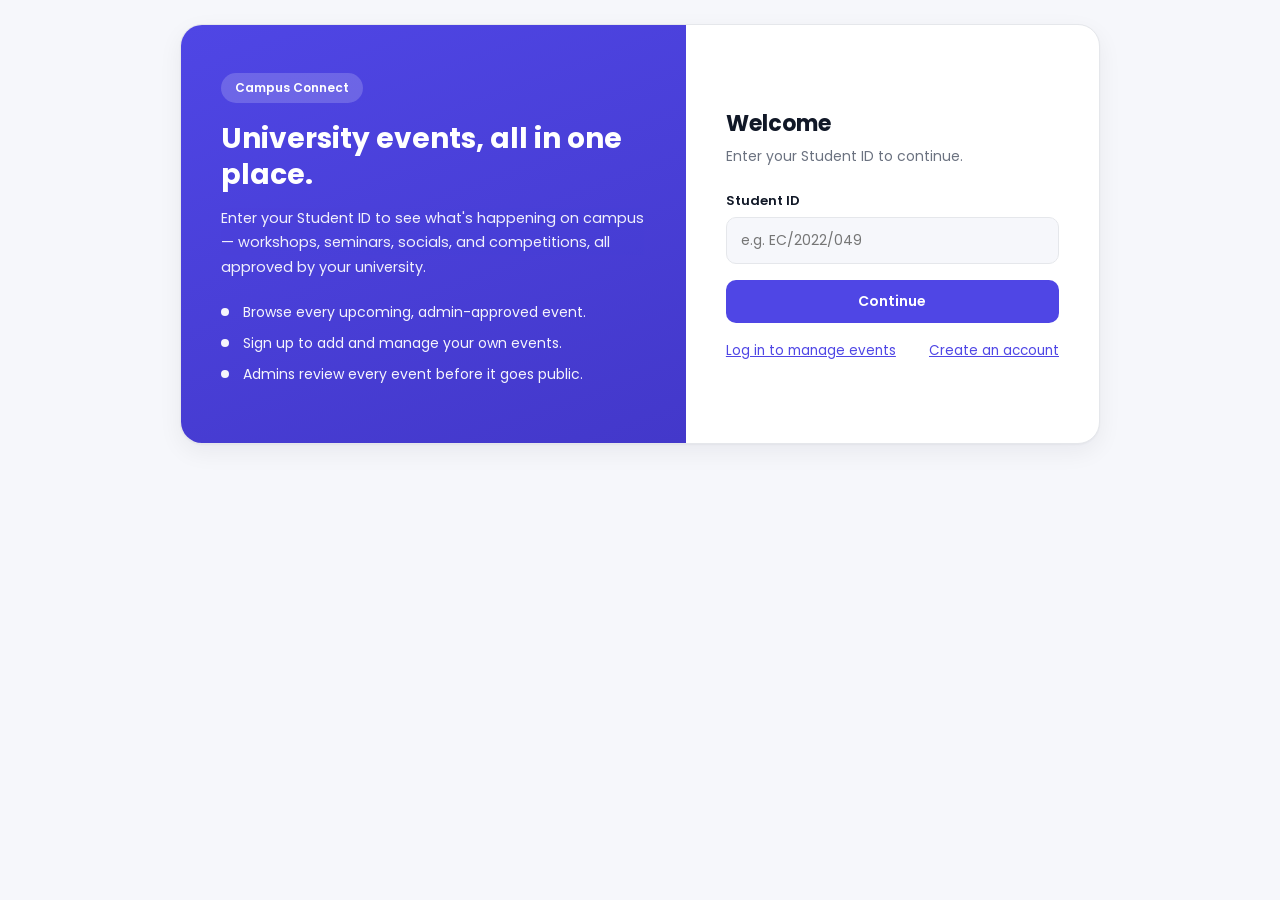
<file: frontend/html/index.html>
<!DOCTYPE html>
<html lang="en">
<head>
  <meta charset="UTF-8">
  <meta name="viewport" content="width=device-width, initial-scale=1.0">
  <title>Campus Connect — University Events</title>
  <link href="https://fonts.googleapis.com/css2?family=Poppins:wght@300;400;500;600;700&display=swap" rel="stylesheet">
  <link rel="stylesheet" href="../css/theme.css">
  <link rel="stylesheet" href="../css/index.css">
</head>
<body>

  <div class="gate-wrap">  
    <div class="gate-intro">
      <span class="pill">Campus Connect</span>
      <h1>University events, all in one place.</h1>
      <p>Enter your Student ID to see what's happening on campus — workshops, seminars, socials, and competitions, all approved by your university.</p>
      <ul>
        <li>Browse every upcoming, admin-approved event.</li>
        <li>Sign up to add and manage your own events.</li>
        <li>Admins review every event before it goes public.</li>
      </ul>
    </div>

    <div class="gate-form">
      <h2>Welcome</h2>
      <p class="sub">Enter your Student ID to continue.</p>
      <div id="formMsg" class="form-msg"></div>
      <form id="gateForm">
        <div class="form-row">
          <label for="studentId">Student ID</label>
          <input id="studentId" name="studentId" type="text" placeholder="e.g. EC/2022/049" pattern="[A-Za-z]{2,5}/[0-9]{4}/[0-9]{3}" required />
        </div>
        <button type="submit" class="btn" style="width:100%">Continue</button>
      </form>
      <div class="gate-links">
        <a href="login.html">Log in to manage events</a>
        <a href="signup.html">Create an account</a>
      </div>
    </div>
  </div>

  <script src="../js/api.js"></script>
  <script src="../js/index.js"></script>
</body>
</html>
</file>
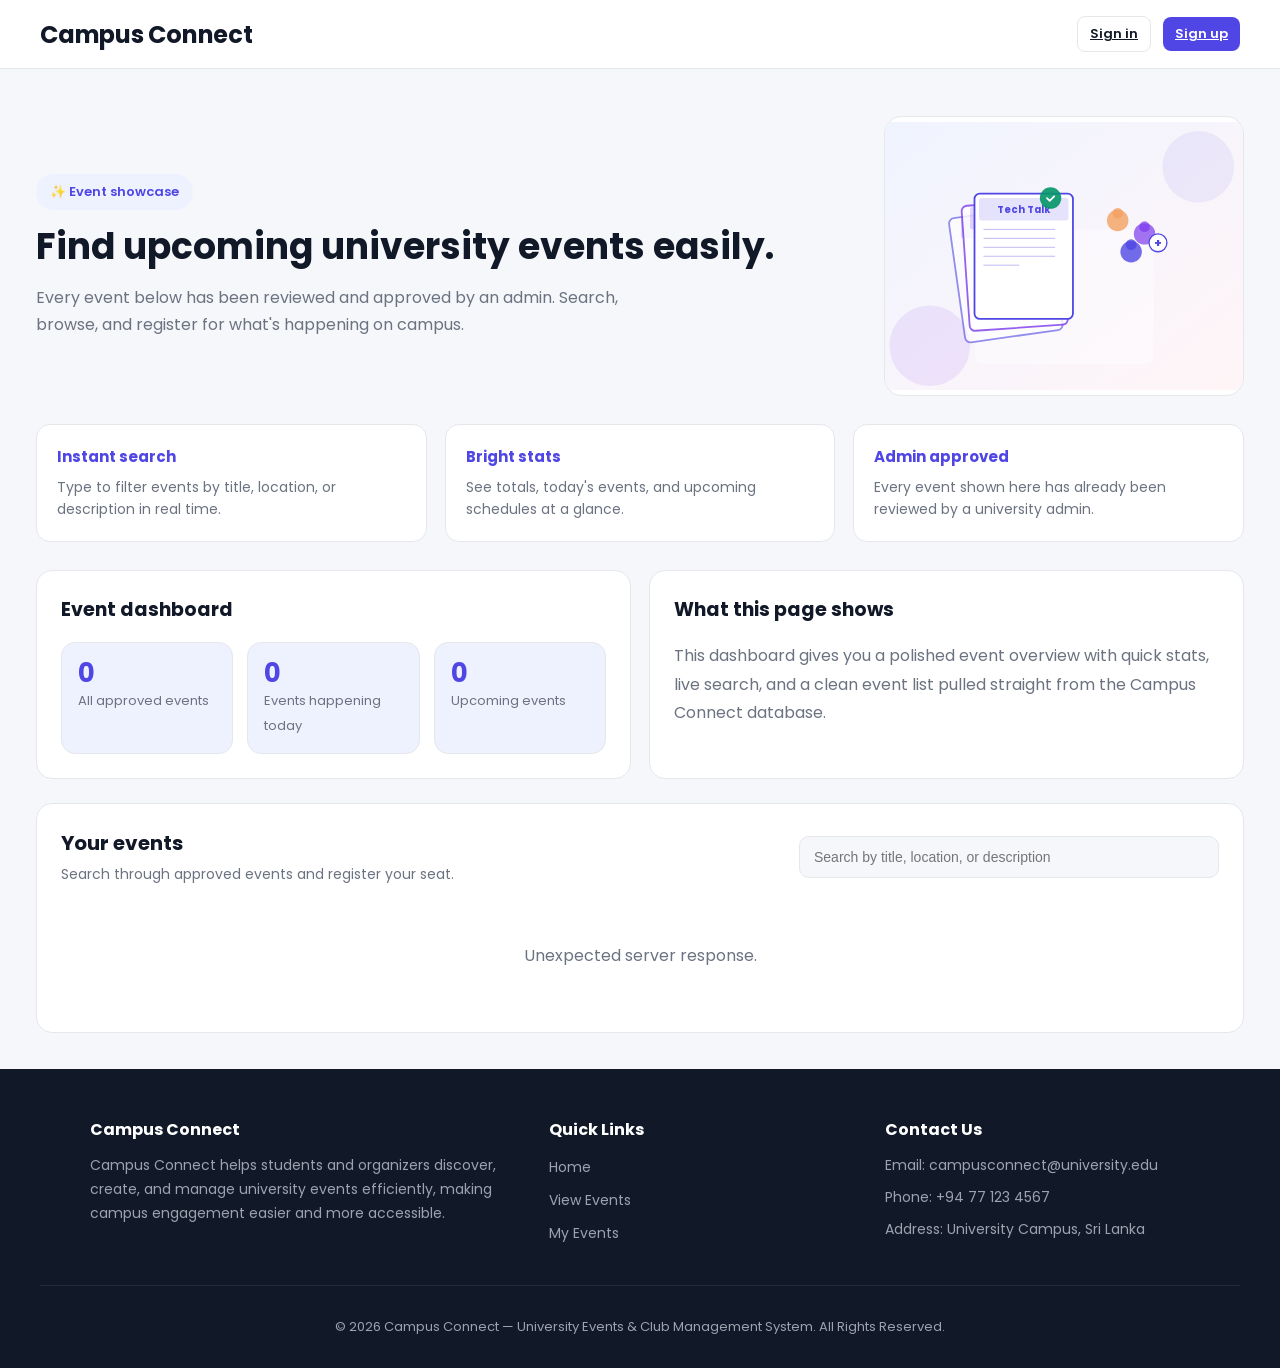
<file: frontend/html/showevents.html>
<!DOCTYPE html>
<html lang="en">
<head>
  <meta charset="UTF-8" />
  <meta name="viewport" content="width=device-width, initial-scale=1.0" />
  <title>Upcoming Events — Campus Connect</title>
  <link href="https://fonts.googleapis.com/css2?family=Poppins:wght@300;400;500;600;700&display=swap" rel="stylesheet">
  <link rel="stylesheet" href="../css/theme.css">
  <link rel="stylesheet" href="../css/showevents.css">
</head>
<body>

<nav class="navbar">
    
    <a href="showevents.html" class="logo">Campus Connect</a>
    <div class="nav-buttons" id="navAuthArea">
    </div>
</nav>

  <section class="hero">
    <div class="hero-text">
      <div class="hero-tag">✨ Event showcase</div>
      <h1>Find upcoming university events easily.</h1>
      <p>Every event below has been reviewed and approved by an admin. Search, browse, and register for what's happening on campus.</p>
    </div>
    <div class="hero-visual">
      <svg viewBox="0 0 400 300" xmlns="http://www.w3.org/2000/svg" aria-hidden="true">
        <defs>
          <linearGradient id="eventBg" x1="0%" y1="0%" x2="100%" y2="100%">
            <stop offset="0%" style="stop-color:#f0f4ff" />
            <stop offset="100%" style="stop-color:#fff5f7" />
          </linearGradient>
        </defs>
        <rect width="400" height="300" fill="url(#eventBg)" />
        <circle cx="350" cy="50" r="40" fill="#4f46e5" opacity="0.08" />
        <circle cx="50" cy="250" r="45" fill="#7c3aed" opacity="0.1" />
        <rect x="100" y="120" width="200" height="150" rx="8" fill="#ffffff" opacity="0.4" />
        <g>
          <rect x="80" y="100" width="110" height="140" rx="6" fill="#ffffff" stroke="#4f46e5" stroke-width="2" opacity="0.6" transform="rotate(-8 135 170)" />
          <rect x="85" y="105" width="100" height="25" fill="#4f46e5" opacity="0.2" rx="3" />
          <text x="135" y="122" font-family="Poppins, sans-serif" font-size="10" font-weight="600" text-anchor="middle" fill="#4f46e5">Workshop</text>
          <rect x="90" y="90" width="110" height="140" rx="6" fill="#ffffff" stroke="#7c3aed" stroke-width="2" opacity="0.8" transform="rotate(-4 145 160)" />
          <rect x="95" y="95" width="100" height="25" fill="#7c3aed" opacity="0.2" rx="3" />
          <text x="145" y="112" font-family="Poppins, sans-serif" font-size="10" font-weight="600" text-anchor="middle" fill="#7c3aed">Hackathon</text>
          <line x1="100" y1="130" x2="180" y2="130" stroke="#7c3aed" stroke-width="1" opacity="0.3" />
          <line x1="100" y1="140" x2="180" y2="140" stroke="#7c3aed" stroke-width="1" opacity="0.3" />
          <line x1="100" y1="150" x2="180" y2="150" stroke="#7c3aed" stroke-width="1" opacity="0.3" />
          <rect x="100" y="80" width="110" height="140" rx="6" fill="#ffffff" stroke="#4f46e5" stroke-width="2" />
          <rect x="105" y="85" width="100" height="25" fill="#4f46e5" opacity="0.15" rx="3" />
          <text x="155" y="102" font-family="Poppins, sans-serif" font-size="11" font-weight="700" text-anchor="middle" fill="#4f46e5">Tech Talk</text>
          <line x1="110" y1="120" x2="190" y2="120" stroke="#4f46e5" stroke-width="1" opacity="0.4" />
          <line x1="110" y1="130" x2="190" y2="130" stroke="#4f46e5" stroke-width="1" opacity="0.4" />
          <line x1="110" y1="140" x2="190" y2="140" stroke="#4f46e5" stroke-width="1" opacity="0.4" />
          <line x1="110" y1="150" x2="190" y2="150" stroke="#4f46e5" stroke-width="1" opacity="0.4" />
          <line x1="110" y1="160" x2="150" y2="160" stroke="#4f46e5" stroke-width="1" opacity="0.4" />
          <circle cx="185" cy="85" r="12" fill="#059669" opacity="0.9" />
          <path d="M 181 85 L 184 88 L 189 83" stroke="#ffffff" stroke-width="2" fill="none" stroke-linecap="round" stroke-linejoin="round" />
        </g>
        <g transform="translate(260, 110)">
          <circle cx="0" cy="0" r="12" fill="#f4a261" opacity="0.8" />
          <circle cx="0" cy="-8" r="6" fill="#f4a261" opacity="0.8" />
          <circle cx="30" cy="15" r="12" fill="#7c3aed" opacity="0.7" />
          <circle cx="30" cy="7" r="6" fill="#7c3aed" opacity="0.7" />
          <circle cx="15" cy="35" r="12" fill="#4f46e5" opacity="0.8" />
          <circle cx="15" cy="27" r="6" fill="#4f46e5" opacity="0.8" />
          <circle cx="45" cy="25" r="10" fill="#ffffff" stroke="#4f46e5" stroke-width="1.5" />
          <text x="45" y="30" font-family="Poppins, sans-serif" font-size="14" font-weight="700" text-anchor="middle" fill="#4f46e5">+</text>
        </g>
      </svg>
    </div>
  </section>
  <div class="feature-row">
    <article class="small-card">
      <h3>Instant search</h3>
      <p>Type to filter events by title, location, or description in real time.</p>
    </article>
    <article class="small-card">
      <h3>Bright stats</h3>
      <p>See totals, today's events, and upcoming schedules at a glance.</p>
    </article>
    <article class="small-card">
      <h3>Admin approved</h3>
      <p>Every event shown here has already been reviewed by a university admin.</p>
    </article>
  </div>
  <div class="content">
    <section class="card">
      <h2>Event dashboard</h2>
      <div class="event-counts">
        <div class="count-card"><strong id="totalCount">0</strong><span>All approved events</span></div>
        <div class="count-card"><strong id="todayCount">0</strong><span>Events happening today</span></div>
        <div class="count-card"><strong id="upcomingCount">0</strong><span>Upcoming events</span></div>
      </div>
    </section>
    <section class="card">
      <h2>What this page shows</h2>
      <p style="margin:0;color:var(--muted);line-height:1.8;">This dashboard gives you a polished event overview with quick stats, live search, and a clean event list pulled straight from the Campus Connect database.</p>
    </section>
  </div>
  <section class="card events-section">
    <div class="event-header">
      <div>
        <h2>Your events</h2>
        <p>Search through approved events and register your seat.</p>
      </div>
      <div class="search-row">
        <input id="searchInput" type="search" placeholder="Search by title, location, or description">
      </div>
    </div>
    <div id="eventsList" class="events-list"><div class="empty-state">Loading events…</div></div>
  </section>

  <script src="../js/api.js"></script>
  <script src="../js/showevents.js"></script>

<footer class="footer">
    <div class="footer-container">
        <div class="footer-section">
            <h3>Campus Connect</h3>
            <p>Campus Connect helps students and organizers discover, create, and manage university events efficiently, making campus engagement easier and more accessible.</p>
        </div>
        <div class="footer-section">
            <h3>Quick Links</h3>
            <ul>
                <li><a href="index.html">Home</a></li>
                <li><a href="showevents.html">View Events</a></li>
                <li><a href="event.html">My Events</a></li>
            </ul>
        </div>
        <div class="footer-section">
            <h3>Contact Us</h3>
            <p>Email: campusconnect@university.edu</p>
            <p>Phone: +94 77 123 4567</p>
            <p>Address: University Campus, Sri Lanka</p>
        </div>
    </div>
    <div class="footer-bottom">
        <p>&copy; 2026 Campus Connect — University Events &amp; Club Management System. All Rights Reserved.</p>
    </div>
</footer>

</body>
</html>
</file>
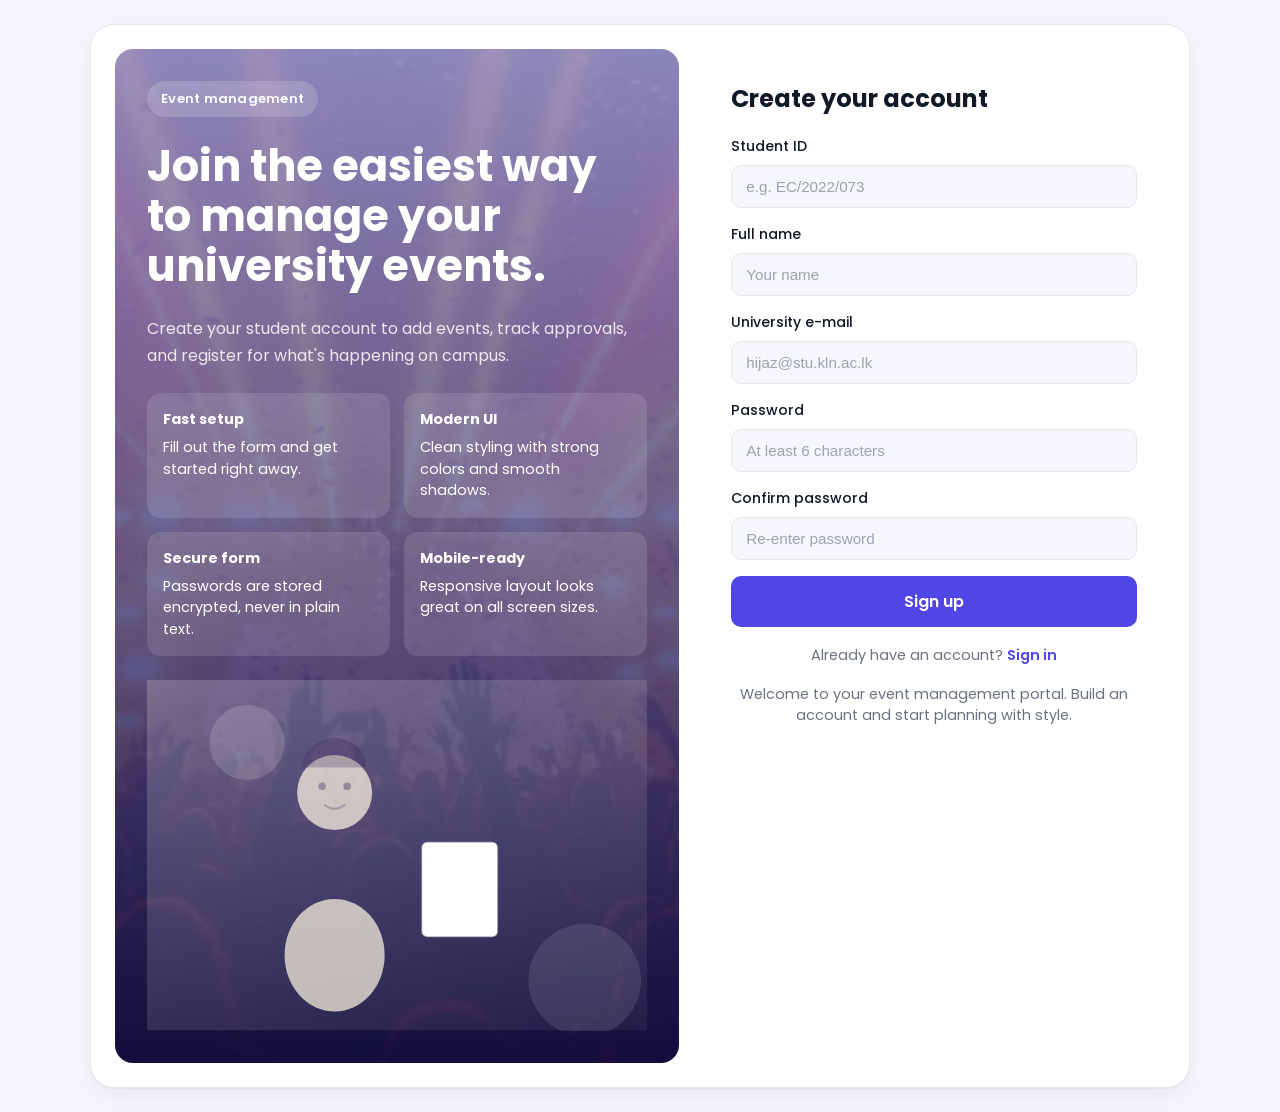
<file: frontend/html/signup.html>
<!DOCTYPE html>
<html lang="en">
<head>
  <meta charset="utf-8" />
  <meta name="viewport" content="width=device-width, initial-scale=1" />
  <title>Sign Up — Campus Connect</title>
  <link href="https://fonts.googleapis.com/css2?family=Poppins:wght@300;400;500;600;700&display=swap" rel="stylesheet">
  <link rel="stylesheet" href="../css/theme.css">
  <link rel="stylesheet" href="../css/signup.css">
</head>
<body>
  <main class="page">
    <section class="hero">
      <span class="pill">Event management</span>
      <h1>Join the easiest way to manage your university events.</h1>
      <p>Create your student account to add events, track approvals, and register for what's happening on campus.</p>
      <div class="hero-features">
        <div class="feature-card"><strong>Fast setup</strong> Fill out the form and get started right away.</div>
        <div class="feature-card"><strong>Modern UI</strong> Clean styling with strong colors and smooth shadows.</div>
        <div class="feature-card"><strong>Secure form</strong> Passwords are stored encrypted, never in plain text.</div>
        <div class="feature-card"><strong>Mobile-ready</strong> Responsive layout looks great on all screen sizes.</div>
      </div>
      <svg class="hero-svg" viewBox="0 0 400 280" xmlns="http://www.w3.org/2000/svg" aria-hidden="true">
        <defs>
          <linearGradient id="signupGrad" x1="0%" y1="0%" x2="100%" y2="100%">
            <stop offset="0%" style="stop-color:rgba(255,255,255,0.2)" />
            <stop offset="100%" style="stop-color:rgba(255,255,255,0.05)" />
          </linearGradient>
        </defs>
        <rect width="400" height="280" fill="url(#signupGrad)" />
        <circle cx="80" cy="50" r="30" fill="#ffffff" opacity="0.15" />
        <circle cx="350" cy="240" r="45" fill="#ffffff" opacity="0.1" />
        <ellipse cx="150" cy="220" rx="40" ry="45" fill="#fff9e6" opacity="0.7" />
        <circle cx="150" cy="90" r="30" fill="#fff9e6" opacity="0.7" />
        <path d="M 125 70 Q 125 50 150 46 Q 175 50 175 70 Z" fill="#2d1b4e" opacity="0.25" />
        <circle cx="140" cy="85" r="3" fill="#2d1b4e" opacity="0.35" />
        <circle cx="160" cy="85" r="3" fill="#2d1b4e" opacity="0.35" />
        <path d="M 142 100 Q 150 106 158 100" stroke="#2d1b4e" stroke-width="1.5" fill="none" stroke-linecap="round" opacity="0.25" />
        <g transform="translate(220, 130)">
          <rect x="0" y="0" width="60" height="75" rx="4" fill="#ffffff" stroke="rgba(255,255,255,0.4)" stroke-width="1.5" />
          <rect x="3" y="3" width="54" height="15" fill="rgba(255,255,255,0.25)" rx="2" />
          <line x1="7" y1="25" x2="53" y2="25" stroke="#ffffff" stroke-width="1" opacity="0.35" />
          <line x1="7" y1="35" x2="53" y2="35" stroke="#ffffff" stroke-width="1" opacity="0.35" />
          <line x1="7" y1="45" x2="53" y2="45" stroke="#ffffff" stroke-width="1" opacity="0.35" />
          <line x1="7" y1="55" x2="40" y2="55" stroke="#ffffff" stroke-width="1" opacity="0.35" />
          <path d="M 7 20 L 10 23 L 14 17" stroke="#ffffff" stroke-width="1.5" fill="none" stroke-linecap="round" stroke-linejoin="round" opacity="0.5" />
        </g>
      </svg>
    </section>
    <section class="form-card">
      <h2>Create your account</h2>
      <div id="formMsg" class="form-msg"></div>
      <form id="signupForm">
        <div class="form-row">
          <label for="studentId">Student ID</label>
          <input id="studentId" name="studentId" type="text" placeholder="e.g. EC/2022/073" pattern="[A-Za-z]{2,5}/[0-9]{4}/[0-9]{3}" required />
        </div>
        <div class="form-row">
          <label for="name">Full name</label>
          <input id="name" name="name" type="text" placeholder="Your name" required />
        </div>
        <div class="form-row">
          <label for="email">University e-mail</label>
          <input id="email" name="email" type="email" placeholder="hijaz@stu.kln.ac.lk" pattern="[A-Za-z0-9._%+\-]+@stu\.kln\.ac\.lk" required />
        </div>
        <div class="form-row">
          <label for="password">Password</label>
          <input id="password" name="password" type="password" placeholder="At least 6 characters" required />
        </div>
        <div class="form-row">
          <label for="confirm">Confirm password</label>
          <input id="confirm" name="confirm" type="password" placeholder="Re-enter password" required />
        </div>
        <button type="submit" class="btn" id="signupBtn">Sign up</button>
      </form>
      <p class="hint">Already have an account? <a href="login.html">Sign in</a></p>
      <p class="hint" >Welcome to your event management portal. Build an account and start planning with style.</p>
    </section>
  </main>
  <script src="../js/api.js"></script>
  <script src="../js/signup.js"></script>
</body>
</html>
</file>
<file: frontend/css/theme.css>
/* ============================================================
   Campus Connect — shared modern theme
   Loaded on every page, before the page-specific stylesheet so
   page CSS can still override anything it needs to.
   ============================================================ */

:root {
  --bg: #f6f7fb;
  --surface: #ffffff;
  --surface-strong: #f1f2f8;
  --border: #e5e7eb;
  --text: #111827;
  --muted: #6b7280;
  --accent: #4f46e5;
  --accent-2: #4338ca;
  --accent-soft: #eef2ff;
  --success: #16a34a;
  --success-soft: #dcfce7;
  --warning: #b45309;
  --warning-soft: #fef3c7;
  --danger: #dc2626;
  --danger-soft: #fee2e2;
  --radius: 14px;
  --shadow: 0 1px 2px rgba(16, 24, 40, 0.04), 0 8px 24px rgba(16, 24, 40, 0.06);
}

* { box-sizing: border-box; }

html, body {
  margin: 0;
  min-height: 100%;
  font-family: 'Poppins', system-ui, -apple-system, BlinkMacSystemFont, 'Segoe UI', sans-serif;
  color: var(--text);
  background: var(--bg);
}

a { color: var(--accent); }

/* ===== Navigation Bar ===== */
.navbar {
  position: fixed;
  top: 0;
  left: 0;
  right: 0;
  width: 100%;
  display: flex;
  justify-content: space-between;
  align-items: center;
  padding: 16px 40px;
  box-sizing: border-box;
  background: var(--surface);
  border-bottom: 1px solid var(--border);
  z-index: 1000;
}

.navbar .logo {
  color: var(--text);
  font-size: 1.5rem;
  font-weight: 700;
  letter-spacing: -0.01em;
  text-decoration: none;
}

.nav-buttons {
  display: flex;
  align-items: center;
  gap: 12px;
  flex-wrap: wrap;
}

.nav-user {
  font-size: 13px;
  color: var(--muted);
  margin-right: 4px;
}

@media (max-width: 768px) {
  .navbar { flex-direction: column; gap: 12px; padding: 14px; }
  .nav-buttons { width: 100%; justify-content: center; }
}

/* ===== Buttons ===== */
.btn {
  display: inline-block;
  padding: 11px 18px;
  border-radius: 10px;
  border: none;
  cursor: pointer;
  color: #ffffff;
  background: var(--accent);
  font-weight: 600;
  font-size: 14px;
  font-family: inherit;
  transition: background-color 0.15s ease, transform 0.15s ease;
}

.btn:hover { background: var(--accent-2); transform: translateY(-1px); }
.btn:disabled { opacity: 0.6; cursor: not-allowed; transform: none; }

.btn-outline {
  background: var(--surface);
  color: var(--text);
  border: 1px solid var(--border);
}
.btn-outline:hover { background: var(--bg); }

.btn-danger { background: var(--danger); }
.btn-danger:hover { background: #b91c1c; }

.btn-success { background: var(--success); }
.btn-success:hover { background: #15803d; }

.btn-sm { padding: 7px 12px; font-size: 13px; border-radius: 8px; }

/* ===== Status badges ===== */
.badge {
  display: inline-flex;
  align-items: center;
  gap: 6px;
  padding: 4px 12px;
  border-radius: 999px;
  font-size: 12px;
  font-weight: 600;
  text-transform: capitalize;
}
.badge-pending  { background: var(--warning-soft); color: var(--warning); }
.badge-approved { background: var(--success-soft); color: var(--success); }
.badge-rejected { background: var(--danger-soft); color: var(--danger); }

/* ===== Inline form messages (replace alert()) ===== */
.form-msg {
  display: none;
  padding: 11px 14px;
  border-radius: 10px;
  font-size: 14px;
  margin-bottom: 14px;
  line-height: 1.5;
}
.form-msg.show { display: block; }
.form-msg.error   { background: var(--danger-soft);  color: var(--danger); }
.form-msg.success { background: var(--success-soft); color: var(--success); }

/* ===== Generic empty state ===== */
.empty-state {
  padding: 40px 20px;
  text-align: center;
  color: var(--muted);
}

/* ===== Footer ===== */
.footer {
  width: 100%;
  margin-top: auto;
  background: #111827;
  color: #e5e7eb;
  padding: 48px 40px 0;
}

.footer-container {
  max-width: 1100px;
  margin: 0 auto;
  display: grid;
  grid-template-columns: 1.4fr 1fr 1fr;
  gap: 32px;
  padding-bottom: 32px;
}

.footer-section h3 {
  color: #ffffff;
  margin: 0 0 12px;
  font-size: 16px;
}

.footer-section p { color: #9ca3af; line-height: 1.7; font-size: 14px; margin: 0 0 8px; }

.footer-section ul { list-style: none; padding: 0; margin: 0; }
.footer-section ul li { margin-bottom: 8px; }
.footer-section ul li a { color: #9ca3af; text-decoration: none; font-size: 14px; }
.footer-section ul li a:hover { color: #ffffff; }

.footer-bottom {
  border-top: 1px solid rgba(255,255,255,0.08);
  text-align: center;
  padding: 18px 0;
  font-size: 13px;
  color: #9ca3af;
}

@media (max-width: 768px) {
  .footer-container { grid-template-columns: 1fr; }
}
</file>
<file: frontend/css/index.css>
body {
  display: flex;
  align-items: center;
  justify-content: center;
  padding: 24px;
}

.gate-wrap {
  width: 100%;
  max-width: 920px;
  display: grid;
  grid-template-columns: 1.1fr 0.9fr;
  gap: 0;
  background: var(--surface);
  border: 1px solid var(--border);
  border-radius: 22px;
  overflow: hidden;
  box-shadow: var(--shadow);
}

.gate-intro {
  background: linear-gradient(160deg, var(--accent) 0%, var(--accent-2) 100%);
  color: #fff;
  padding: 48px 40px;
  display: flex;
  flex-direction: column;
  justify-content: center;
}

.gate-intro .pill {
  display: inline-block;
  align-self: flex-start;
  background: rgba(255,255,255,0.18);
  padding: 6px 14px;
  border-radius: 999px;
  font-size: 12px;
  font-weight: 600;
  margin-bottom: 18px;
}

.gate-intro h1 {
  font-size: 28px;
  margin: 0 0 12px;
  line-height: 1.3;
}

.gate-intro p {
  opacity: 0.92;
  line-height: 1.7;
  margin: 0 0 22px;
  font-size: 14.5px;
}

.gate-intro ul {
  list-style: none;
  padding: 0;
  margin: 0;
  font-size: 14px;
  opacity: 0.95;
}
.gate-intro ul li { margin-bottom: 10px; padding-left: 22px; position: relative; }
.gate-intro ul li::before {
  content: '';
  position: absolute;
  left: 0; top: 6px;
  width: 8px; height: 8px;
  border-radius: 50%;
  background: #fff;
}

.gate-form {
  padding: 48px 40px;
  display: flex;
  flex-direction: column;
  justify-content: center;
}

.gate-form h2 { margin: 0 0 6px; font-size: 22px; }
.gate-form .sub { color: var(--muted); font-size: 14px; margin: 0 0 24px; }

.form-row { margin-bottom: 16px; }
.form-row label { display: block; font-size: 13px; font-weight: 600; margin-bottom: 6px; color: var(--text); }
.form-row input {
  width: 100%;
  padding: 12px 14px;
  border-radius: 10px;
  border: 1px solid var(--border);
  font-family: inherit;
  font-size: 14px;
  background: var(--bg);
}
.form-row input:focus { outline: 2px solid var(--accent-soft); border-color: var(--accent); }

.gate-links {
  margin-top: 18px;
  font-size: 13.5px;
  color: var(--muted);
  display: flex;
  justify-content: space-between;
  flex-wrap: wrap;
  gap: 8px;
}

@media (max-width: 800px) {
  .gate-wrap { grid-template-columns: 1fr; }
}
</file>
<file: frontend/css/showevents.css>
html,
body {
  padding: 0;
  height: 100%;
}

body {
  padding-top: 80px;
  display: block !important;
}

.hero {
  padding: 36px 36px 28px;
  display: grid;
  grid-template-columns: minmax(0, 1fr) 360px;
  gap: 28px;
  align-items: center;
}

.hero-text {
  display: flex;
  flex-direction: column;
  gap: 16px;
}

.hero-tag {
  display: inline-flex;
  padding: 8px 14px;
  border-radius: 999px;
  background: var(--accent-soft);
  color: var(--accent);
  font-weight: 600;
  font-size: 13px;
  width: max-content;
}

.hero-text h1 {
  margin: 0;
  font-size: 36px;
  line-height: 1.15;
  color: var(--text);
}

.hero-text p {
  margin: 0;
  color: var(--muted);
  font-size: 16px;
  line-height: 1.7;
  max-width: 600px;
}

.hero-visual {
  position: relative;
  display: flex;
  align-items: center;
  justify-content: center;
  min-height: 280px;
  border-radius: 18px;
  overflow: hidden;
  border: 1px solid var(--border);
  background: var(--surface);
}

.hero-visual img {
  width: 100%;
  height: 100%;
  object-fit: cover;
  display: block;
}

.feature-row {
  display: grid;
  grid-template-columns: repeat(3, minmax(0, 1fr));
  gap: 18px;
  padding: 0 36px 28px;
}

.small-card {
  background: var(--surface);
  border: 1px solid var(--border);
  border-radius: 14px;
  padding: 20px;
  transition: transform 0.2s ease, box-shadow 0.2s ease;
}

.small-card:hover {
  transform: translateY(-3px);
  box-shadow: 0 8px 20px rgba(16, 24, 40, 0.08);
}

.small-card h3 {
  margin: 0 0 8px;
  font-size: 15px;
  color: var(--accent);
}

.small-card p {
  margin: 0;
  color: var(--muted);
  line-height: 1.6;
  font-size: 14px;
}

.content {
  display: grid;
  grid-template-columns: 1fr 1fr;
  gap: 18px;
  padding: 0 36px 24px;
}

.card {
  background: var(--surface);
  border: 1px solid var(--border);
  border-radius: 16px;
  padding: 24px;
}

.card h2 {
  margin: 0 0 18px;
  font-size: 19px;
  color: var(--text);
}

.event-counts {
  display: grid;
  grid-template-columns: repeat(3, minmax(0, 1fr));
  gap: 14px;
}

.count-card {
  background: var(--accent-soft);
  border: 1px solid var(--border);
  border-radius: 14px;
  padding: 16px;
}

.count-card strong {
  display: block;
  font-size: 26px;
  line-height: 1.1;
  color: var(--accent);
}

.count-card span {
  color: var(--muted);
  font-size: 13px;
}

.events-section {
  margin: 0 36px 36px;
}

.event-header {
  display: flex;
  align-items: center;
  justify-content: space-between;
  gap: 16px;
  margin-bottom: 18px;
  flex-wrap: wrap;
}

.event-header h2 {
  margin: 0;
  font-size: 20px;
  color: var(--text);
}

.event-header p {
  margin: 6px 0 0;
  color: var(--muted);
  font-size: 14px;
}

.search-row {
  min-width: 260px;
  flex: 1;
  max-width: 420px;
}

.search-row input {
  width: 100%;
  padding: 12px 14px;
  border-radius: 10px;
  border: 1px solid var(--border);
  background: var(--bg);
  color: var(--text);
  outline: none;
  font-size: 14px;
  transition: border-color 0.15s ease, box-shadow 0.15s ease, background 0.15s ease;
}

.search-row input:focus {
  border-color: var(--accent);
  box-shadow: 0 0 0 3px var(--accent-soft);
  background: var(--surface);
}

.events-list {
  display: grid;
  gap: 16px;
}

.event-item {
  background: linear-gradient(180deg, #ffffff 0%, #f9faff 100%);
  border: 1px solid var(--border);
  border-radius: 18px;
  padding: 16px;
  display: grid;
  grid-template-columns: 220px minmax(120px, 170px) minmax(0, 1fr);
  gap: 16px;
  align-items: stretch;
  transition: transform 0.2s ease, box-shadow 0.2s ease;
}

.event-item:hover {
  transform: translateY(-2px);
  box-shadow: 0 10px 24px rgba(79, 70, 229, 0.08);
}

.event-thumb {
  width: 100%;
  height: 100%;
  min-height: 170px;
  border-radius: 14px;
  object-fit: cover;
  border: 1px solid var(--border);
}

.event-date {
  border-radius: 14px;
  background: linear-gradient(180deg, var(--accent-soft) 0%, #f8f9ff 100%);
  border: 1px solid var(--border);
  display: flex;
  min-height: 170px;
  flex-direction: column;
  align-items: center;
  justify-content: center;
  text-transform: uppercase;
  gap: 6px;
}

.event-date span {
  color: var(--accent);
  font-size: 12px;
  font-weight: 700;
  letter-spacing: 0.12em;
}

.event-date strong {
  font-size: 40px;
  line-height: 1;
  color: var(--text);
}

.event-body {
  min-width: 0;
  display: flex;
  flex-direction: column;
  gap: 12px;
}

.event-title-row {
  display: flex;
  gap: 10px;
  align-items: center;
  justify-content: space-between;
  flex-wrap: wrap;
}

.event-item h3 {
  margin: 0;
  font-size: 20px;
  color: var(--text);
}

.event-item p {
  margin: 0;
  color: var(--muted);
  line-height: 1.7;
  font-size: 14px;
}

.badge {
  display: inline-flex;
  align-items: center;
  padding: 6px 10px;
  border-radius: 999px;
  font-size: 12px;
  font-weight: 600;
}

.event-meta {
  display: flex;
  flex-wrap: wrap;
  gap: 10px;
  color: var(--muted);
  font-size: 13px;
}

.event-meta span {
  display: inline-flex;
  align-items: center;
  gap: 4px;
  background: #f9fafb;
  padding: 6px 10px;
  border-radius: 999px;
}

.event-meta strong {
  color: var(--text);
}

.event-actions {
  margin-top: auto;
  display: flex;
  justify-content: flex-end;
}

.event-empty {
  padding: 32px 24px;
  border: 2px dashed var(--border);
  border-radius: 14px;
  text-align: center;
  color: var(--muted);
  background: var(--bg);
}

@media (max-width: 1020px) {
  .hero,
  .feature-row,
  .content {
    padding-left: 24px;
    padding-right: 24px;
  }
  .hero {
    grid-template-columns: 1fr;
  }
  .feature-row {
    grid-template-columns: 1fr;
  }
  .content {
    grid-template-columns: 1fr;
  }
  .events-section {
    margin-left: 24px;
    margin-right: 24px;
  }
}

@media (max-width: 760px) {
  .hero-text h1 {
    font-size: 26px;
  }
  .event-header {
    flex-direction: column;
    align-items: flex-start;
  }
  .search-row {
    max-width: 100%;
  }
  .hero-visual {
    min-height: 220px;
  }
  .event-item {
    grid-template-columns: 1fr;
  }
  .event-thumb {
    min-height: 200px;
  }
  .event-date {
    min-height: 110px;
  }
  .event-actions {
    justify-content: flex-start;
  }
}
</file>
<file: frontend/css/signup.css>
body {
  display: flex;
  align-items: center;
  justify-content: center;
  padding: 24px;
}

.page {
  position: relative;
  width: min(1100px, 100%);
  display: grid;
  grid-template-columns: 1.1fr 0.9fr;
  gap: 24px;
  padding: 24px;
  border-radius: 24px;
  background: var(--surface);
  border: 1px solid var(--border);
  box-shadow: 0 1px 2px rgba(16, 24, 40, 0.04), 0 8px 24px rgba(16, 24, 40, 0.06);
}

.hero {
  display: flex;
  flex-direction: column;
  justify-content: space-between;
  gap: 24px;
  padding: 32px;
  border-radius: 18px;
  background:
    linear-gradient(rgba(153, 150, 211, 0.88), rgba(20, 13, 65, 0.9)),
    url("../images/image.png") center / cover;
  color: #ffffff;
}

.hero .pill {
  display: inline-flex;
  padding: 8px 14px;
  border-radius: 999px;
  background: rgba(255, 255, 255, 0.16);
  color: #ffffff;
  font-weight: 600;
  letter-spacing: 0.02em;
  font-size: 13px;
  width: max-content;
}

.hero h1 {
  margin: 0;
  font-size: clamp(2rem, 3.4vw, 2.8rem);
  line-height: 1.15;
  color: #ffffff;
}

.hero p {
  margin: 0;
  color: rgba(255, 255, 255, 0.85);
  font-size: 1rem;
  line-height: 1.7;
  max-width: 680px;
}

.hero-features {
  display: grid;
  grid-template-columns: repeat(2, minmax(0, 1fr));
  gap: 14px;
}

.feature-card {
  padding: 16px;
  border-radius: 14px;
  background: rgba(255, 255, 255, 0.12);
  color: #ffffff;
  font-size: 0.9rem;
  line-height: 1.5;
}

.feature-card strong {
  display: block;
  margin-bottom: 6px;
  color: #ffffff;
}

.form-card {
  padding: 32px 28px;
  border-radius: 18px;
  background: var(--surface);
}

.form-card h2 {
  margin: 0 0 20px;
  font-size: 1.5rem;
  color: var(--text);
}

.form-row {
  display: grid;
  gap: 8px;
  margin-bottom: 16px;
}

label {
  font-size: 0.88rem;
  font-weight: 500;
  color: var(--text);
}

input {
  width: 100%;
  padding: 12px 14px;
  border-radius: 10px;
  border: 1px solid var(--border);
  background: var(--bg);
  color: var(--text);
  font-size: 0.95rem;
  outline: none;
  transition: border-color 0.15s ease, box-shadow 0.15s ease, background 0.15s ease;
}

input::placeholder {
  color: #9ca3af;
}

input:focus {
  background: var(--surface);
  border-color: var(--accent);
  box-shadow: 0 0 0 3px var(--accent-soft);
}

.btn {
  width: 100%;
  padding: 13px 18px;
  border-radius: 10px;
  border: none;
  background: var(--accent);
  color: #fff;
  font-size: 1rem;
  font-weight: 600;
  cursor: pointer;
  transition: background-color 0.15s ease, transform 0.15s ease;
}

.btn:hover {
  background: var(--accent-2);
  transform: translateY(-1px);
}

.hint {
  margin: 18px 0 0;
  font-size: 0.9rem;
  color: var(--muted);
  text-align: center;
}

.hint a {
  color: var(--accent);
  font-weight: 600;
  text-decoration: none;
}


@media (max-width: 980px) {
  .page {
    grid-template-columns: 1fr;
  }
}

@media (max-width: 680px) {
  body {
    padding: 18px;
  }
  .page {
    padding: 16px;
    gap: 16px;
  }
  .hero {
    padding: 24px;
  }
  .form-card {
    padding: 24px;
  }
}
</file>
